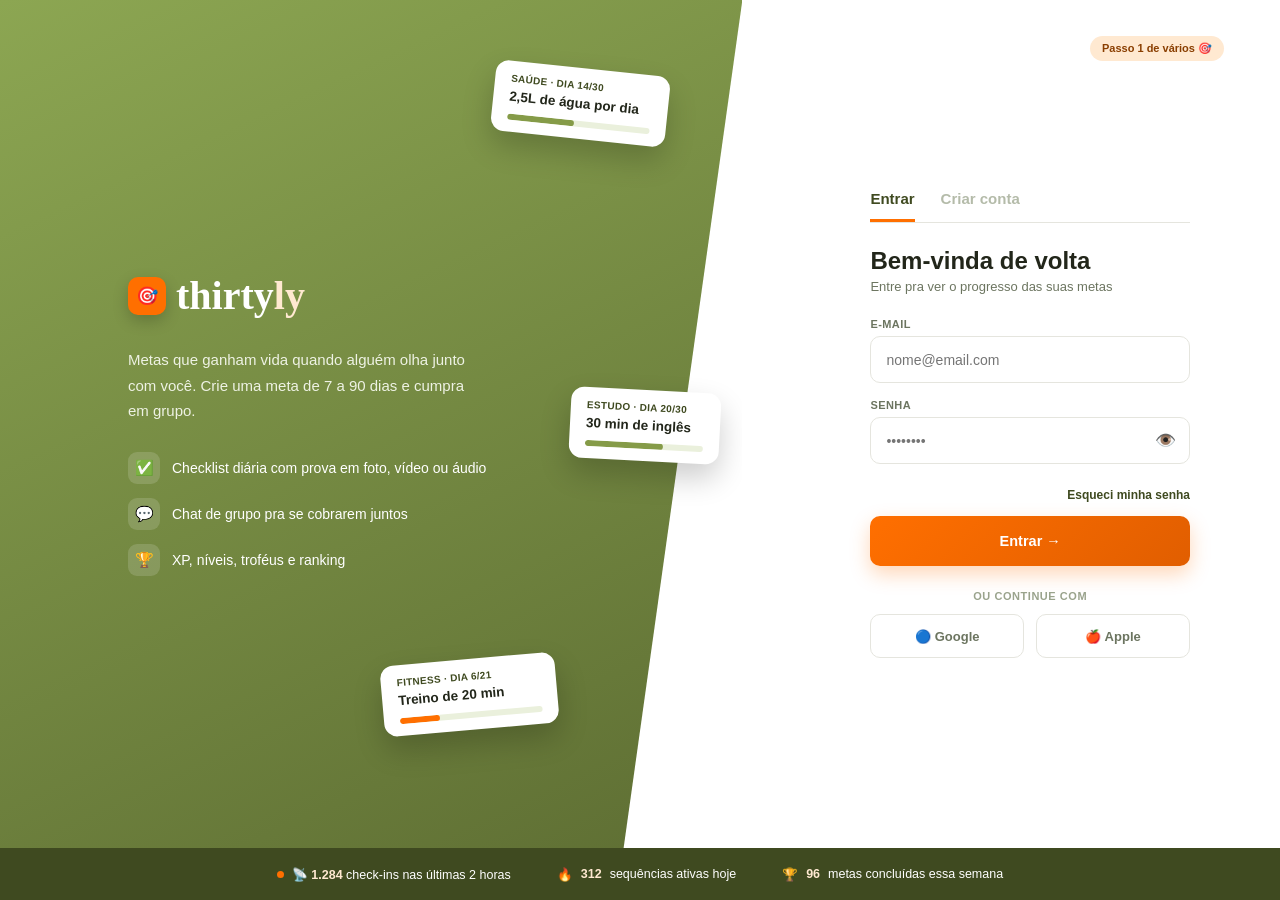
<file: index.html>
<!DOCTYPE html>
<html lang="pt-BR">
<head>
  <meta charset="UTF-8">
  <meta name="viewport" content="width=device-width, initial-scale=1.0">
  <title>Thirtyly</title>
  <link rel="stylesheet" href="estilo.css">
  <script src="script.js" defer></script>
</head>
<body>
  <div class="principal">
    <div class="esquerda">
      <div class="marca">
        <span class="icone_marca">🎯</span>
        <h1>thirty<span>ly</span></h1>
      </div>
      <p class="descricao">Metas que ganham vida quando alguém olha junto com você. Crie uma meta de 7 a 90 dias e cumpra em grupo.</p>

      <ul class="lista_detalhes">
        <li><span class="icone">✅</span>Checklist diária com prova em foto, vídeo ou áudio</li>
        <li><span class="icone">💬</span>Chat de grupo pra se cobrarem juntos</li>
        <li><span class="icone">🏆</span>XP, níveis, troféus e ranking</li>
      </ul>

      <div class="card_flutuante card_1">
        <p class="card_nome">Saúde · dia 14/30</p>
        <p class="card_titulo">2,5L de água por dia</p>
        <div class="barra_progresso">
          <div class="progresso progresso_1"></div>
        </div>
      </div>

      <div class="card_flutuante card_2">
        <p class="card_nome">Fitness · dia 6/21</p>
        <p class="card_titulo">Treino de 20 min</p>
        <div class="barra_progresso">
          <div class="progresso progresso_2"></div>
        </div>
      </div>

      <div class="card_flutuante card_3">
        <p class="card_nome">Estudo · dia 20/30</p>
        <p class="card_titulo">30 min de inglês</p>
        <div class="barra_progresso">
          <div class="progresso progresso_3"></div>
        </div>
      </div>
    </div>

    <div class="direita">
      <span class="selo_topo">Passo 1 de vários 🎯</span>

      <div class="abas">
        <button class="aba ativa" id="aba_entrar" data-aba="entrar" type="button">Entrar</button>
        <button class="aba" id="aba_criar" data-aba="criar" type="button">Criar conta</button>
      </div>

      <div class="titulo_login">
        <h2 id="titulo_formulario">Bem-vinda de volta</h2>
        <p id="subtitulo_formulario">Entre pra ver o progresso das suas metas</p>
      </div>

      <form id="formulario_login" novalidate>
        <div class="campo campo_nome" id="campo_nome">
          <label for="nome_login">Usuário</label>
          <input id="nome_login" placeholder="Escolha um nome de usuário" type="text" maxlength="20" autocomplete="username">
        </div>
        <div class="campo">
          <label for="email_login">E-mail</label>
          <input id="email_login" placeholder="nome@email.com" type="email" autocomplete="email">
        </div>
        <div class="campo campo_nome" id="campo_codigo">
          <label for="codigo_login">Código recebido por e-mail</label>
          <input id="codigo_login" placeholder="6 dígitos" type="text" inputmode="numeric" maxlength="6" autocomplete="one-time-code">
        </div>
        <div class="campo" id="campo_senha">
          <label for="senha_login" id="rotulo_senha">Senha</label>
          <div class="campo_senha">
            <input id="senha_login" placeholder="••••••••" type="password" autocomplete="current-password">
            <button class="botao_ver" type="button" data-alvo="senha_login" aria-label="Mostrar senha">👁️</button>
          </div>
        </div>
        <div class="campo campo_nome" id="campo_confirmar">
          <label for="confirmar_login" id="rotulo_confirmar">Confirmar senha</label>
          <div class="campo_senha">
            <input id="confirmar_login" placeholder="Repita a senha" type="password" autocomplete="new-password">
            <button class="botao_ver" type="button" data-alvo="confirmar_login" aria-label="Mostrar senha">👁️</button>
          </div>
        </div>
        <p class="erro_form" id="erro_form" role="alert"></p>
        <button class="botao_esqueci botao_reenviar" id="botao_reenviar" type="button">Não recebeu? Enviar outro código</button>
      </form>

      <div class="botao_login">
        <button class="botao_esqueci" id="botao_esqueci" type="button">Esqueci minha senha</button>
        <button class="botao_principal" id="botao_principal" type="submit" form="formulario_login">Entrar →</button>
      </div>

      <div class="entrecom_login">
        <p>Ou continue com</p>
        <div class="botoes_sociais">
          <button type="button" data-aviso="Login com Google">🔵 Google</button>
          <button type="button" data-aviso="Login com Apple">🍎 Apple</button>
        </div>
      </div>
    </div>
  </div>

  <div class="barra_inferior">
    <div class="estatistica"><span class="ponto"></span><span>📡 <b>1.284</b> check-ins nas últimas 2 horas</span></div>
    <div class="estatistica">🔥 <b>312</b> sequências ativas hoje</div>
    <div class="estatistica">🏆 <b>96</b> metas concluídas essa semana</div>
  </div>

  <div class="aviso" id="aviso"></div>
</body>
</html>
</file>
<file: estilo.css>
* {
  margin: 0;
  padding: 0;
  box-sizing: border-box;
}

:root {
  --verde: #859B48;
  --verde-escuro: #3F4A20;
  --verde-claro: #EAF0DC;
  --laranja: #ff6f00;
  --laranja-escuro: #E15E00;
  --laranja-claro: #FFE9D1;
  --laranja-texto: #8A3E00;
  --texto-principal: #22261A;
  --texto-secundario: #6C7560;
}

html, body {
  height: 100%;
}

body {
  background-color: #fff;
  font-family: 'Segoe UI', Arial, sans-serif;
  display: flex;
  flex-direction: column;
  overflow: hidden;
}

.principal {
  display: flex;
  flex: 1;
  overflow: hidden;
}

.esquerda {
  width: 58%;
  padding: 0 90px 0 128px;
  display: flex;
  flex-direction: column;
  justify-content: center;
  gap: 28px;
  position: relative;
  overflow: hidden;
  color: #fff;
  isolation: isolate;
  animation: entrar_esquerda 0.7s ease;
}

.esquerda::before {
  content: "";
  position: absolute;
  inset: 0;
  background: linear-gradient(155deg, #8CA652, #5E6E33);
  clip-path: polygon(0% 0%, 100% 0%, 84% 100%, 0% 100%);
  z-index: -1;
}

@keyframes entrar_esquerda {
  from { opacity: 0; transform: translateX(-16px); }
  to { opacity: 1; transform: translateX(0); }
}

.marca {
  display: flex;
  align-items: center;
  gap: 10px;
}

.icone_marca {
  width: 38px;
  height: 38px;
  border-radius: 10px;
  background-color: var(--laranja);
  display: flex;
  align-items: center;
  justify-content: center;
  font-size: 18px;
  box-shadow: 0 6px 16px rgba(0, 0, 0, 0.2);
}

.marca h1 {
  font-family: Georgia, serif;
  font-size: 40px;
  font-weight: 700;
  color: #fff;
}

.marca h1 span {
  color: var(--laranja-claro);
}

.descricao {
  font-size: 15px;
  color: #EEF2E4;
  line-height: 1.7;
  max-width: 360px;
}

.lista_detalhes {
  list-style: none;
  display: flex;
  flex-direction: column;
  gap: 14px;
}

.lista_detalhes li {
  display: flex;
  align-items: center;
  gap: 12px;
  color: #fff;
  font-size: 14px;
}

.lista_detalhes .icone {
  width: 32px;
  height: 32px;
  border-radius: 9px;
  background: rgba(255, 255, 255, 0.15);
  display: flex;
  align-items: center;
  justify-content: center;
  font-size: 15px;
  flex-shrink: 0;
}

.card_flutuante {
  background-color: #fff;
  border-radius: 13px;
  padding: 12px 16px;
  width: 175px;
  box-shadow: 0 14px 30px rgba(0, 0, 0, 0.2);
  position: absolute;
  z-index: 2;
  cursor: default;
  transition: transform 0.25s ease, box-shadow 0.25s ease;
}

.card_flutuante:hover {
  transform: scale(1.05) rotate(0deg) !important;
  box-shadow: 0 18px 36px rgba(0, 0, 0, 0.28);
}

.card_1 {
  top: 8%;
  right: 10%;
  transform: rotate(6deg);
  animation: flutuar 4s ease-in-out infinite;
}

.card_2 {
  bottom: 14%;
  right: 25%;
  transform: rotate(-5deg);
  animation: flutuar 5s ease-in-out infinite 0.5s;
}

.card_3 {
  top: 46%;
  right: 3%;
  width: 150px;
  transform: rotate(3deg);
  animation: flutuar 4.5s ease-in-out infinite 1s;
}

@keyframes flutuar {
  0%, 100% { margin-top: 0; }
  50% { margin-top: -8px; }
}

.card_nome {
  font-size: 10px;
  font-weight: 700;
  color: var(--verde-escuro);
  text-transform: uppercase;
  letter-spacing: 0.03em;
}

.card_titulo {
  font-size: 13.5px;
  font-weight: 700;
  color: var(--texto-principal);
  margin: 4px 0 8px;
  line-height: 1.3;
}

.barra_progresso {
  width: 100%;
  height: 6px;
  background-color: var(--verde-claro);
  border-radius: 10px;
  overflow: hidden;
}

.progresso {
  height: 100%;
  background-color: var(--verde);
  border-radius: 10px;
}

.progresso_1 { width: 47%; }
.progresso_2 { width: 28%; background-color: var(--laranja); }
.progresso_3 { width: 66%; }

.direita {
  flex: 1;
  padding: 0 90px 0 128px;
  display: flex;
  flex-direction: column;
  justify-content: center;
  gap: 24px;
  position: relative;
  animation: entrar_direita 0.7s ease 0.1s both;
}

@keyframes entrar_direita {
  from { opacity: 0; transform: translateX(16px); }
  to { opacity: 1; transform: translateX(0); }
}

.selo_topo {
  position: absolute;
  top: 36px;
  right: 56px;
  font-size: 11px;
  font-weight: 700;
  color: var(--laranja-texto);
  background-color: var(--laranja-claro);
  padding: 6px 12px;
  border-radius: 999px;
}

.abas {
  display: flex;
  gap: 26px;
  border-bottom: 1px solid #E5E5DE;
}

.aba {
  background: none;
  border: none;
  border-bottom: 3px solid transparent;
  font-family: inherit;
  font-size: 15px;
  font-weight: 700;
  padding-bottom: 12px;
  color: #B4BBA9;
  cursor: pointer;
  transition: color 0.15s, border-color 0.15s;
}

.aba.ativa {
  color: var(--verde-escuro);
  border-color: var(--laranja);
}

.titulo_login h2 {
  font-size: 24px;
  font-weight: 700;
  color: var(--texto-principal);
}

.titulo_login p {
  font-size: 13px;
  color: var(--texto-secundario);
  margin-top: 4px;
}

form {
  display: flex;
  flex-direction: column;
  gap: 16px;
}

.campo_nome {
  display: none;
}

.campo_nome.visivel {
  display: block;
}

label {
  font-size: 11px;
  font-weight: 700;
  color: var(--texto-secundario);
  text-transform: uppercase;
  letter-spacing: 0.04em;
  margin-bottom: 6px;
  display: block;
}

input {
  width: 100%;
  height: 47px;
  padding: 0 15px;
  border: 1.5px solid #E5E5DE;
  border-radius: 10px;
  font-family: inherit;
  font-size: 14px;
  transition: border-color 0.15s, box-shadow 0.15s;
}

input:hover,
input:focus {
  border-color: var(--verde);
  box-shadow: 0 0 0 3px var(--verde-claro);
  outline: none;
}

.botao_login {
  display: flex;
  flex-direction: column;
  gap: 14px;
}

.botao_esqueci {
  align-self: flex-end;
  background: none;
  border: none;
  font-family: inherit;
  font-size: 12px;
  font-weight: 700;
  color: var(--verde-escuro);
  cursor: pointer;
}

.botao_esqueci:hover {
  text-decoration: underline;
}

.botao_esqueci.oculto {
  visibility: hidden;
}

.botao_reenviar {
  display: none;
  align-self: flex-start;
}

.botao_reenviar.visivel {
  display: block;
}

.campo.escondido {
  display: none;
}

.botao_principal {
  height: 50px;
  background: linear-gradient(135deg, var(--laranja), var(--laranja-escuro));
  color: #fff;
  border: none;
  border-radius: 10px;
  font-family: inherit;
  font-weight: 700;
  font-size: 14.5px;
  cursor: pointer;
  box-shadow: 0 8px 20px rgba(255, 111, 0, 0.28);
  transition: transform 0.12s, box-shadow 0.15s;
}

.botao_principal:hover {
  transform: translateY(-1px);
  box-shadow: 0 12px 26px rgba(255, 111, 0, 0.36);
}

.botao_principal:active {
  transform: scale(0.98);
}

.entrecom_login {
  display: flex;
  flex-direction: column;
  gap: 12px;
}

.entrecom_login p {
  font-size: 11px;
  color: #9AA38C;
  text-align: center;
  text-transform: uppercase;
  letter-spacing: 0.05em;
  font-weight: 600;
}

.botoes_sociais {
  display: flex;
  flex-direction: row;
  gap: 12px;
}

.botoes_sociais button {
  flex: 1;
  height: 44px;
  background-color: transparent;
  border: 1.5px solid #E5E5DE;
  border-radius: 10px;
  color: var(--texto-secundario);
  font-family: inherit;
  font-size: 13px;
  font-weight: 600;
  cursor: pointer;
  transition: border-color 0.15s, background-color 0.15s;
}

.botoes_sociais button:hover {
  border-color: var(--verde);
  background-color: var(--verde-claro);
}

.barra_inferior {
  height: 52px;
  background-color: var(--verde-escuro);
  display: flex;
  align-items: center;
  justify-content: center;
  gap: 46px;
  color: #fff;
  font-size: 12.5px;
  flex-shrink: 0;
}

.barra_inferior .estatistica {
  display: flex;
  align-items: center;
  gap: 8px;
}

.barra_inferior .ponto {
  width: 7px;
  height: 7px;
  border-radius: 50%;
  background-color: var(--laranja);
  animation: pulsar 1.6s infinite;
}

.barra_inferior b {
  color: var(--laranja-claro);
}

@keyframes pulsar {
  0%, 100% { opacity: 1; }
  50% { opacity: 0.3; }
}

.aviso {
  position: fixed;
  bottom: 70px;
  left: 50%;
  transform: translateX(-50%);
  background-color: var(--verde-escuro);
  color: #fff;
  padding: 10px 20px;
  border-radius: 9px;
  font-size: 13px;
  font-weight: 600;
  opacity: 0;
  pointer-events: none;
  transition: opacity 0.2s;
  z-index: 50;
}

.aviso.mostrar {
  opacity: 1;
}

.campo_senha {
  position: relative;
}

.campo_senha input {
  padding-right: 52px;
}

.botao_ver {
  position: absolute;
  right: 6px;
  top: 50%;
  transform: translateY(-50%);
  width: 38px;
  height: 38px;
  border: none;
  background: none;
  border-radius: 8px;
  font-size: 17px;
  cursor: pointer;
}

.botao_ver:hover {
  background-color: var(--verde-claro);
}

.erro_form {
  font-size: 12.5px;
  font-weight: 600;
  color: #B3261E;
}

.erro_form:empty {
  display: none;
}

.botao_principal:disabled {
  opacity: 0.65;
  cursor: wait;
}
</file>
